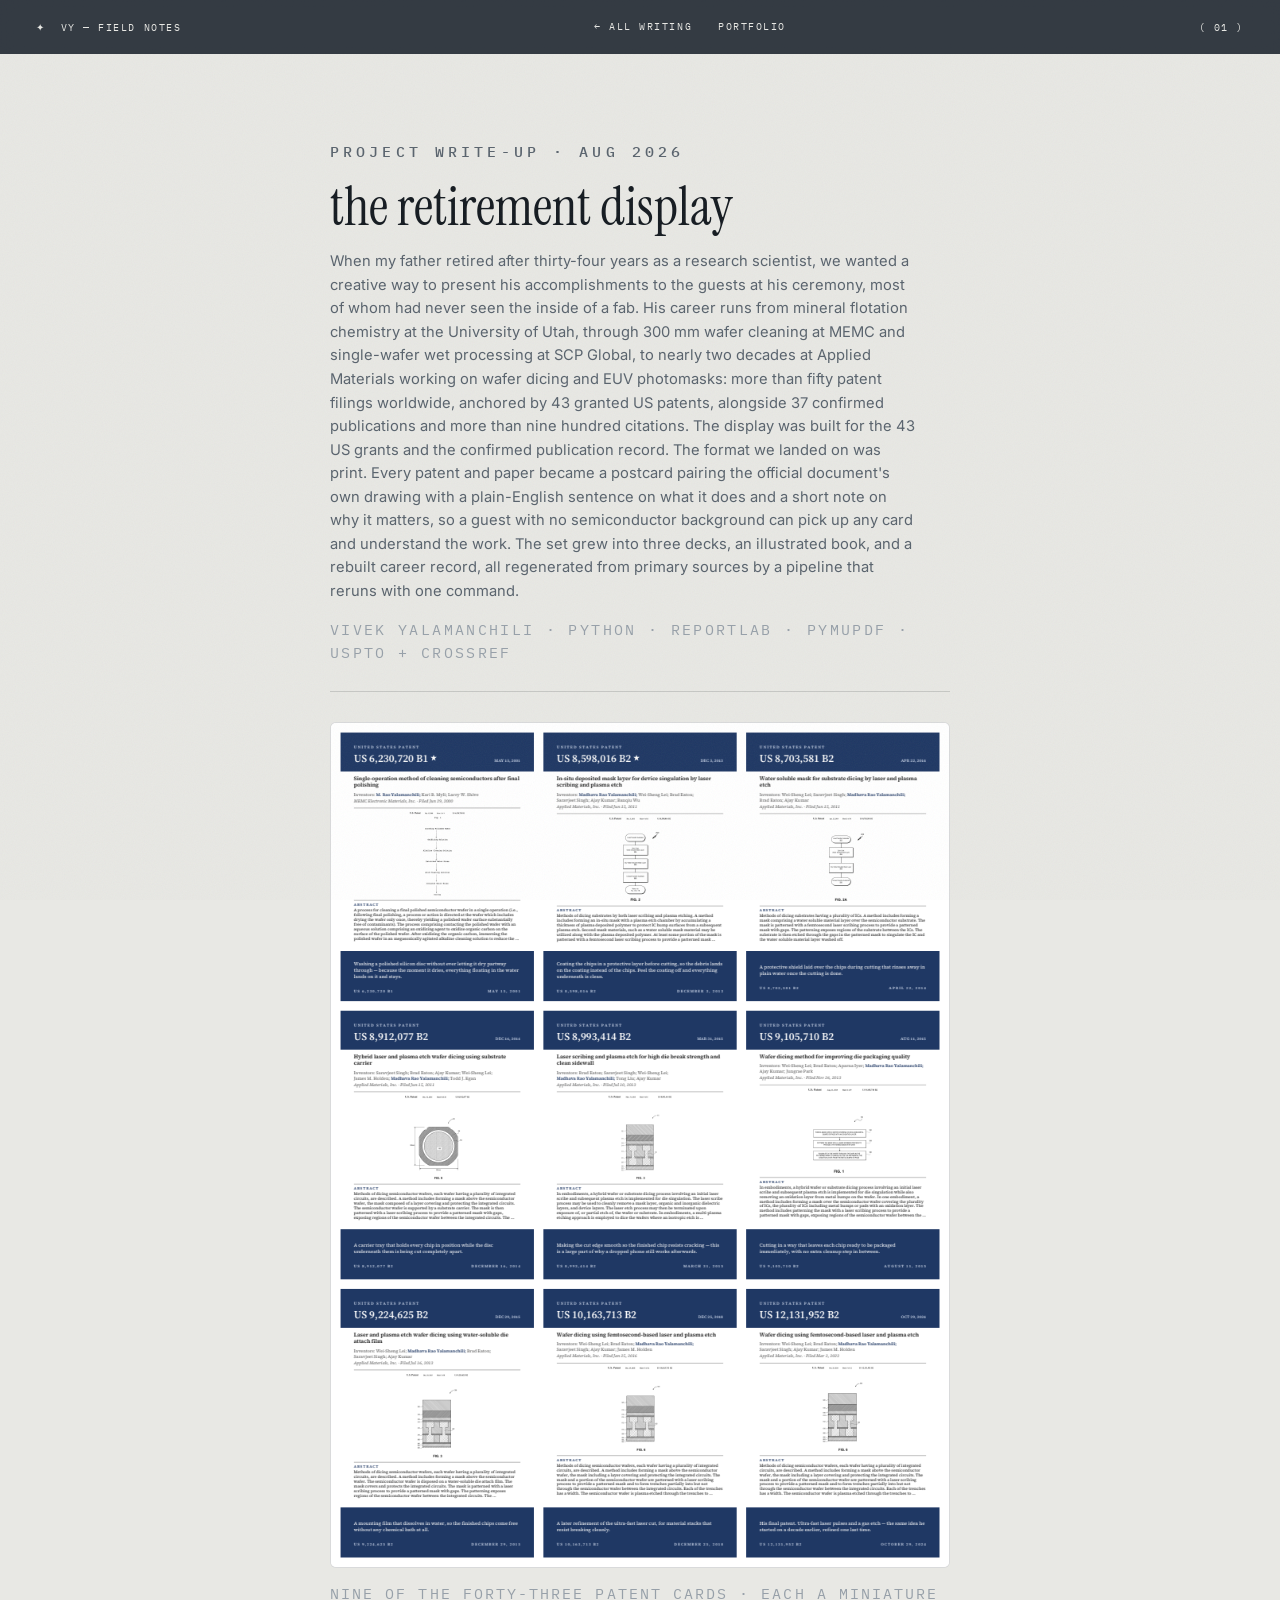
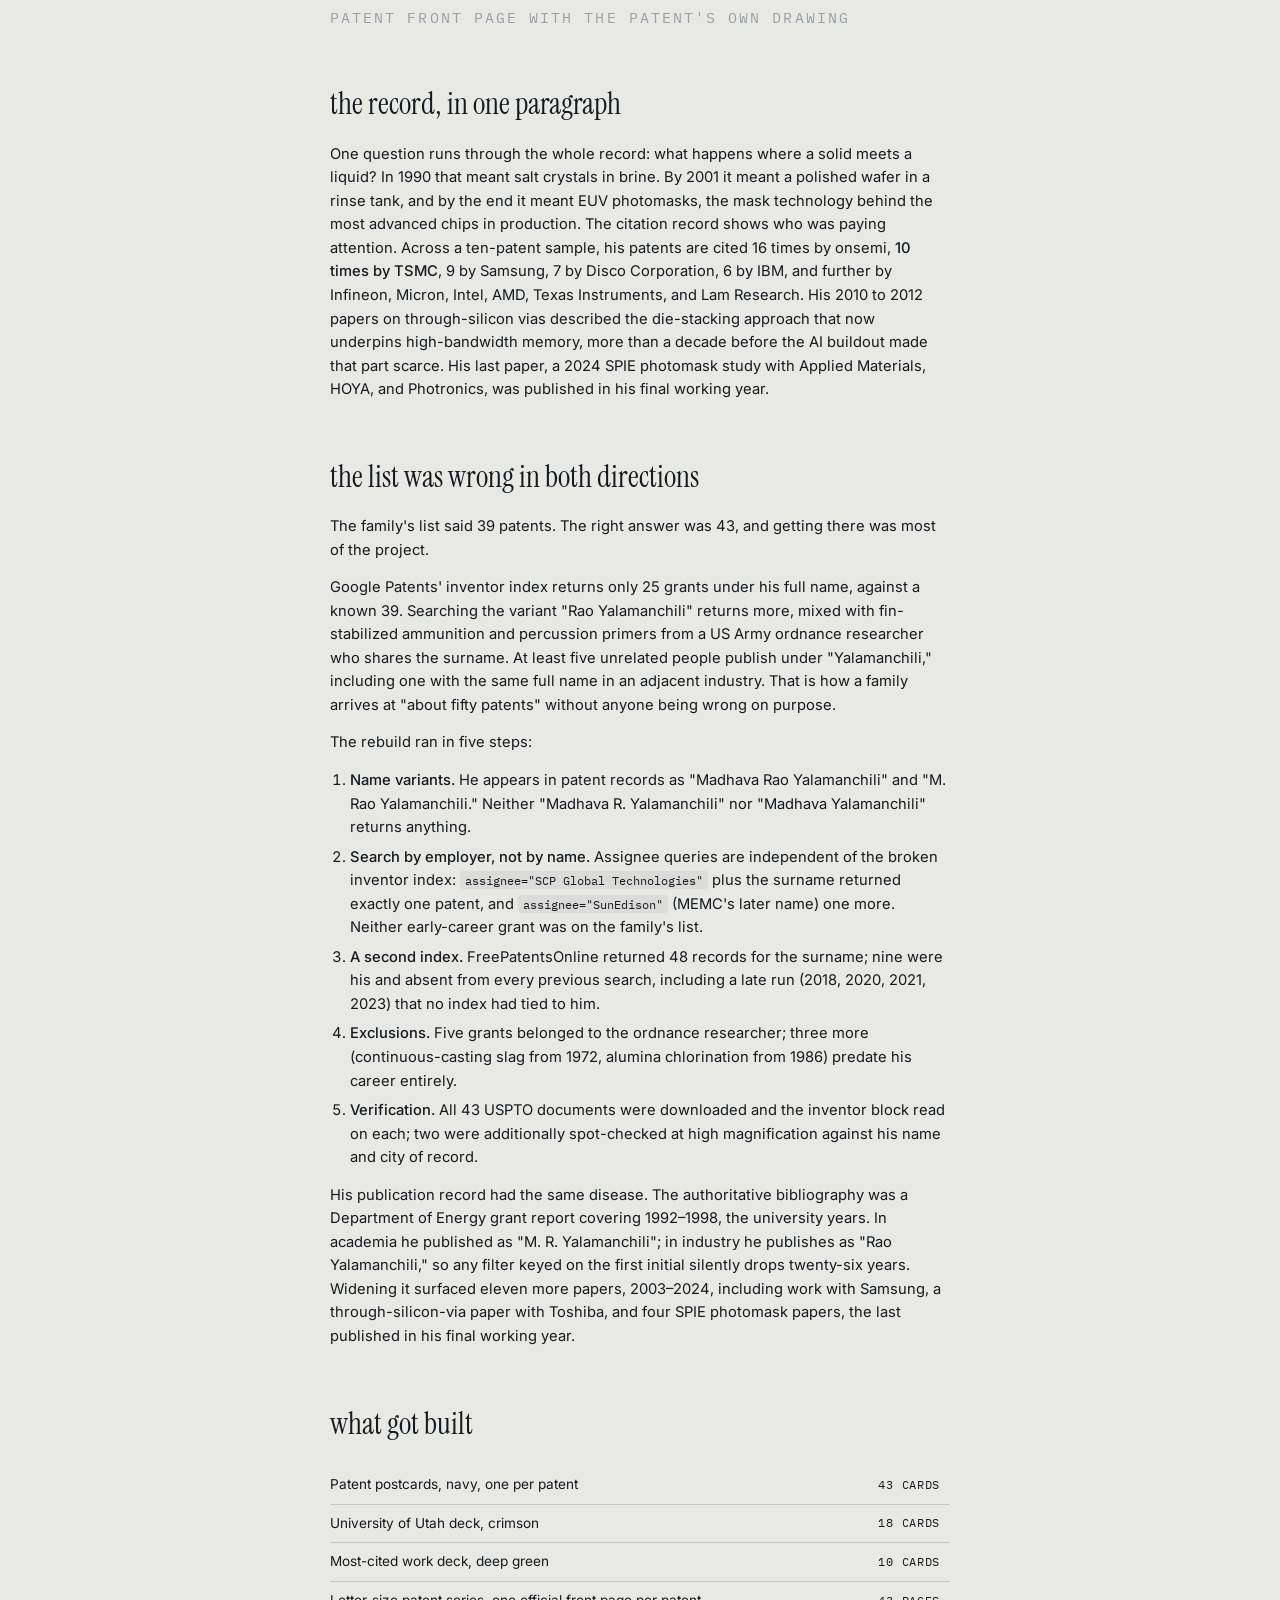
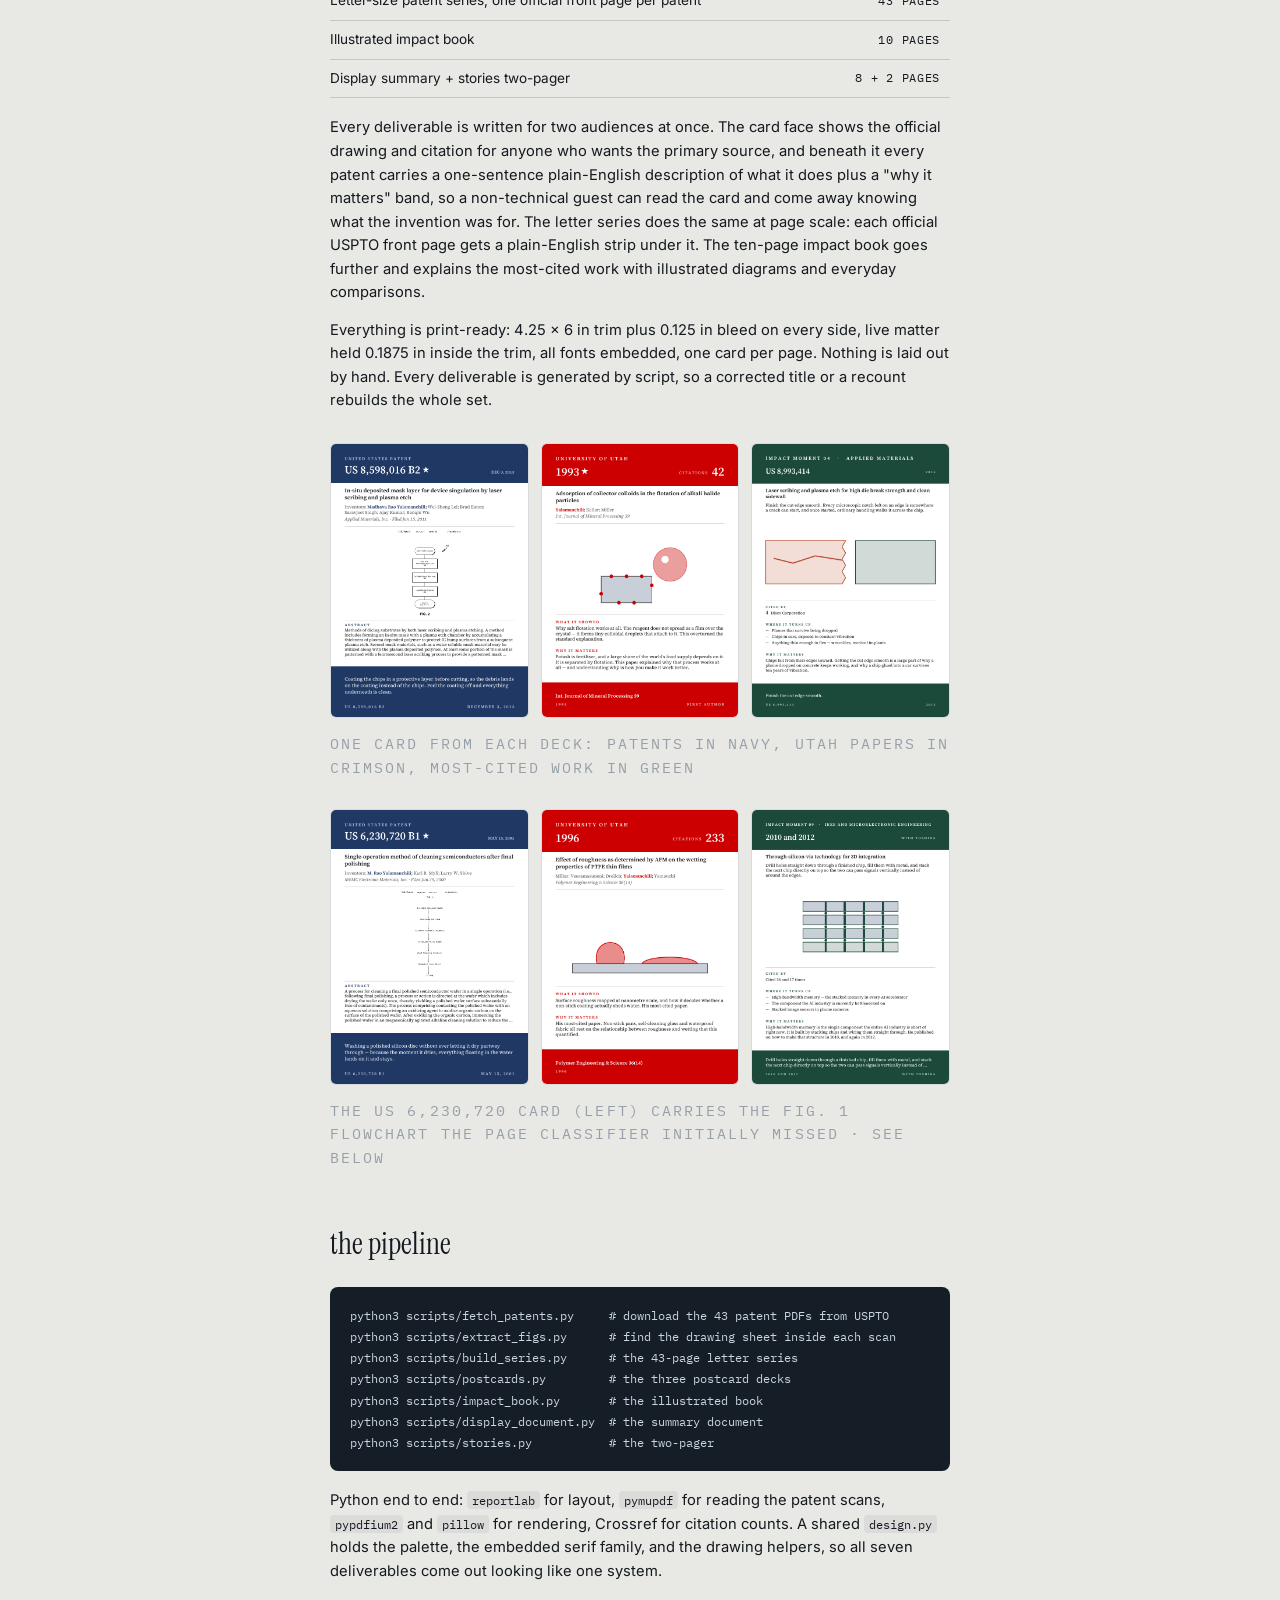
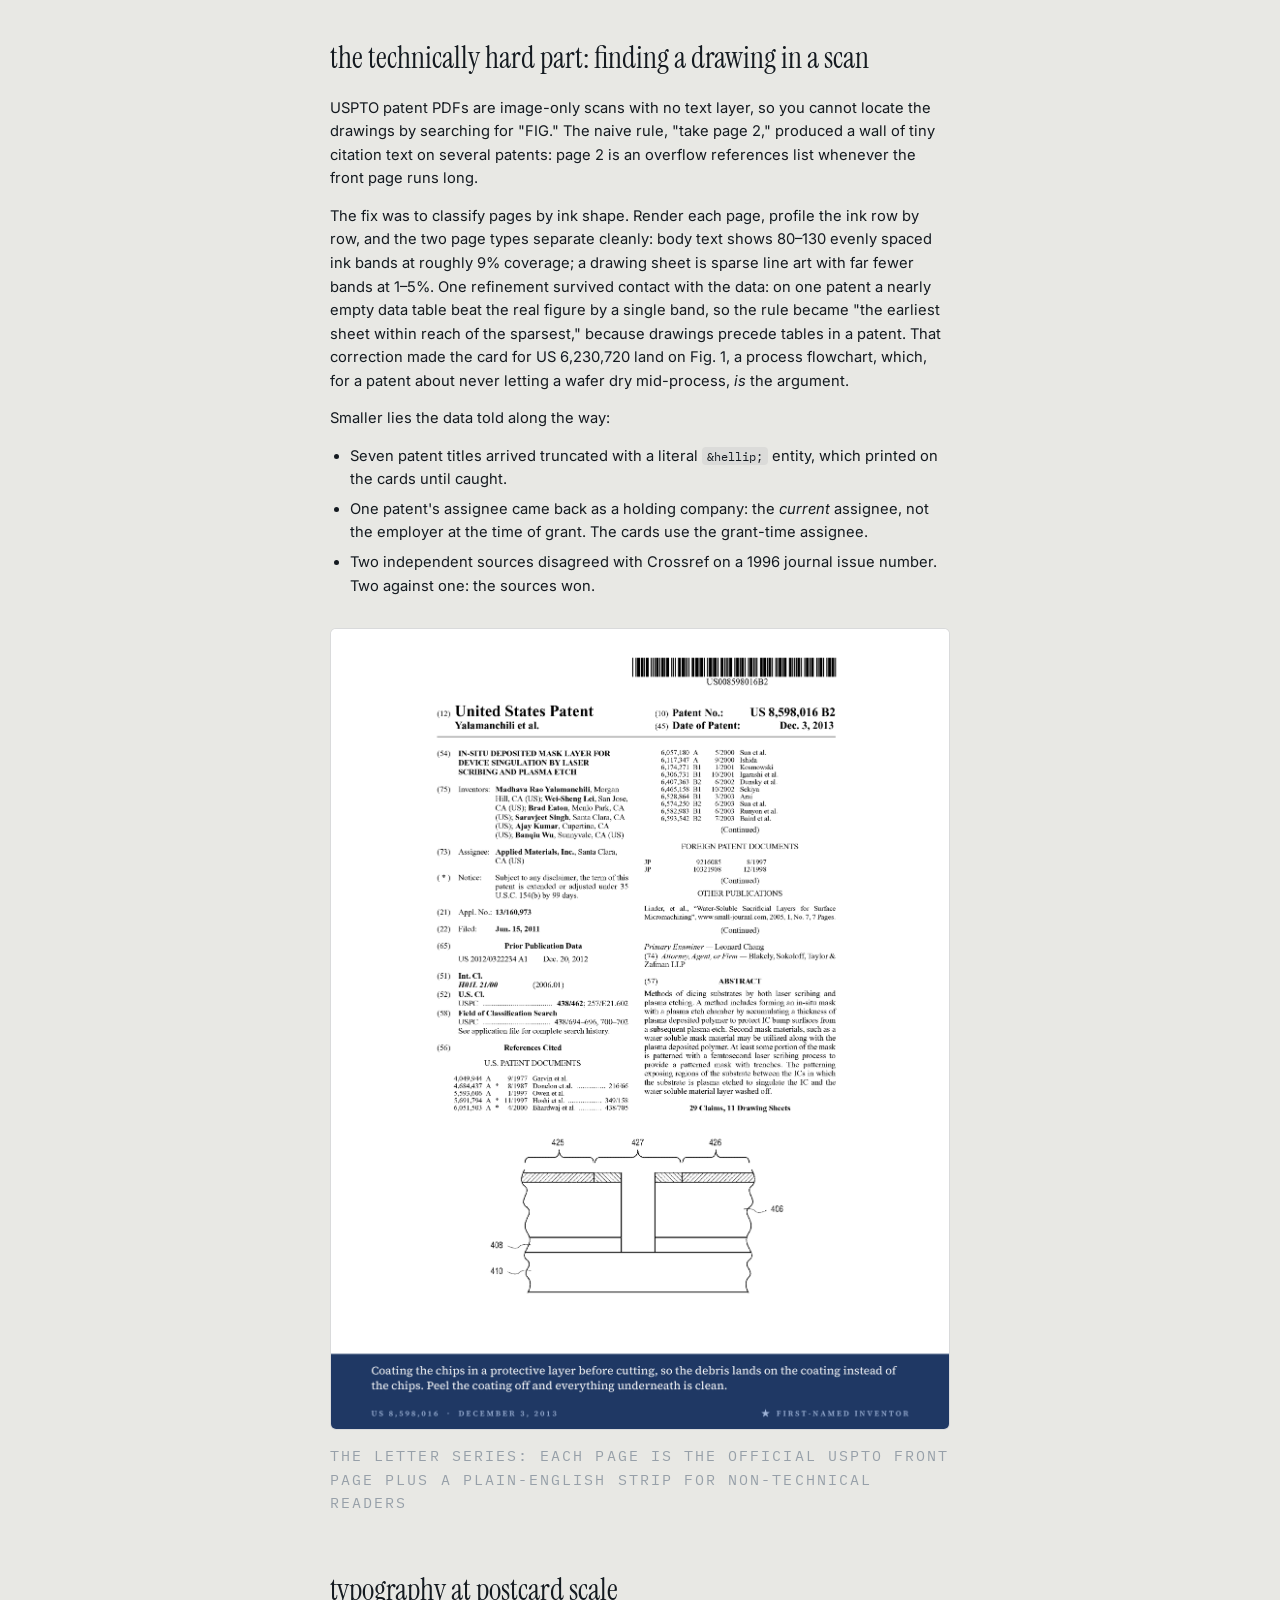
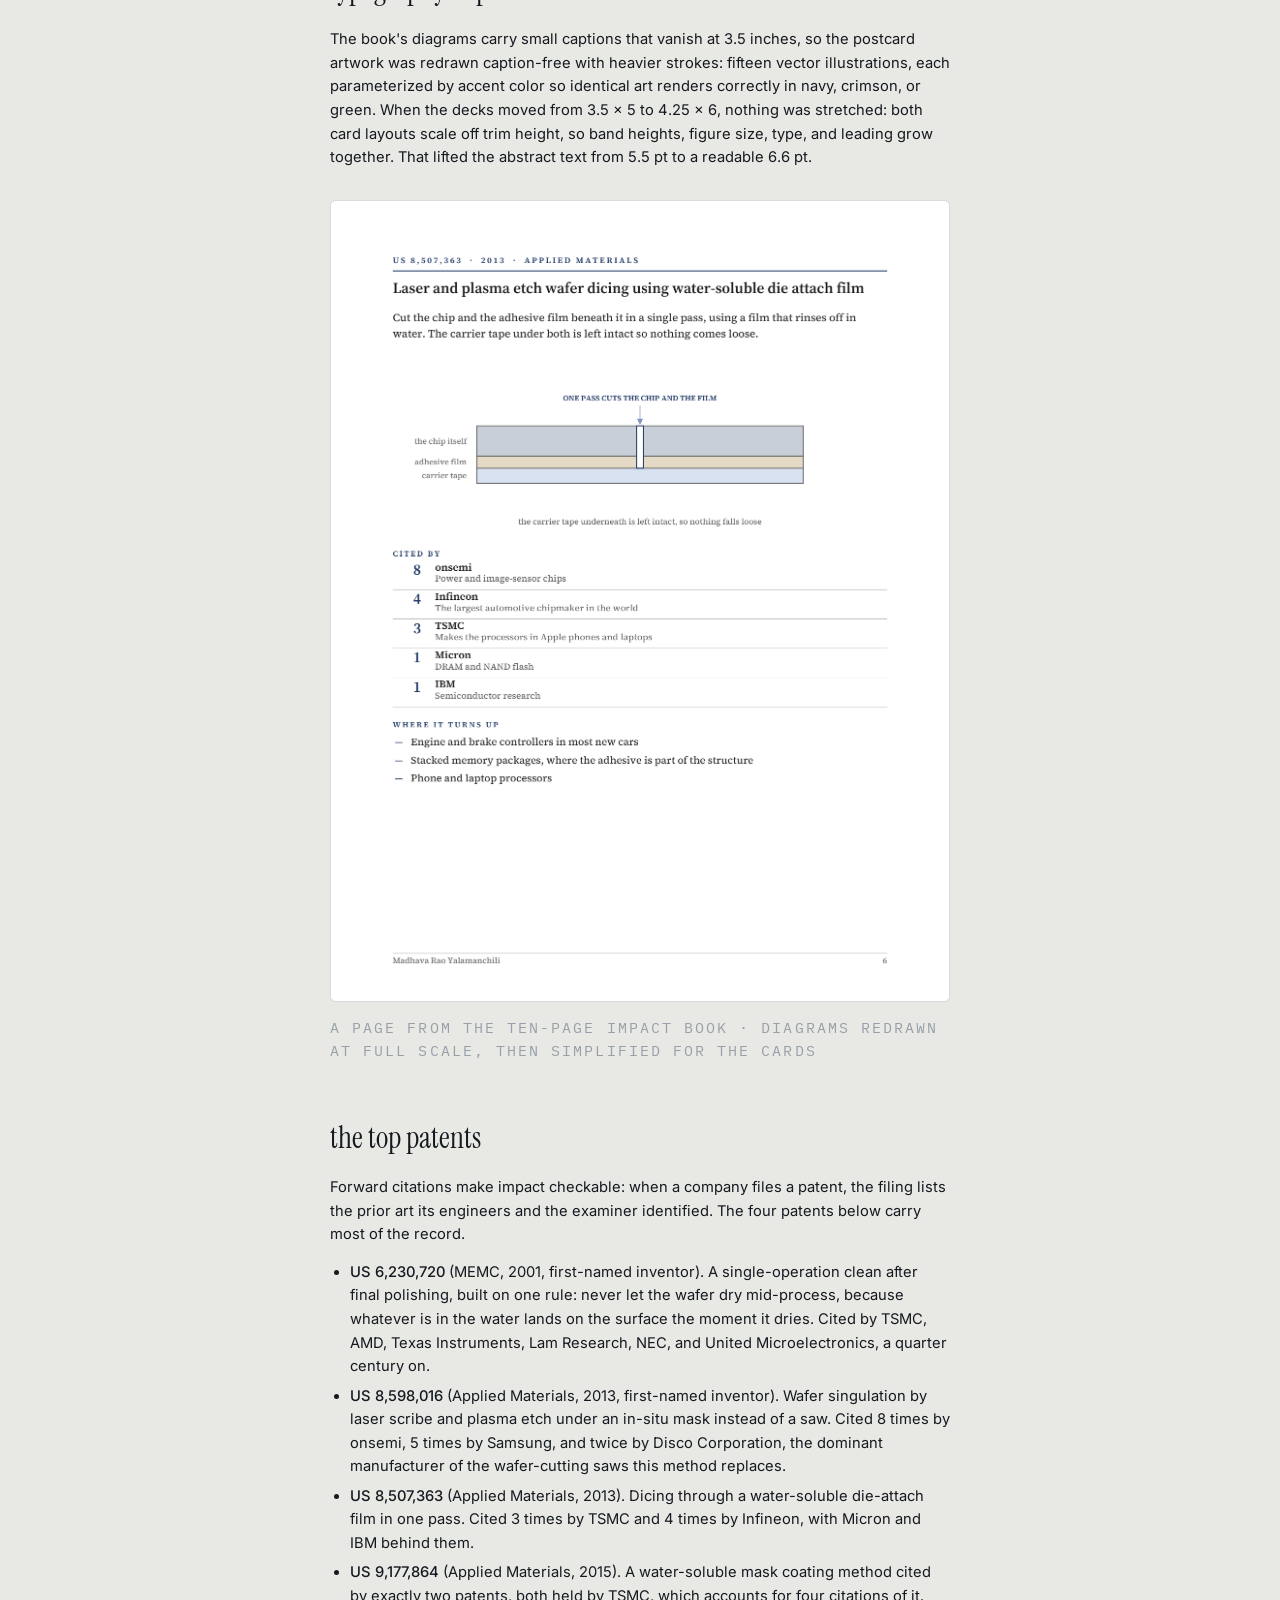
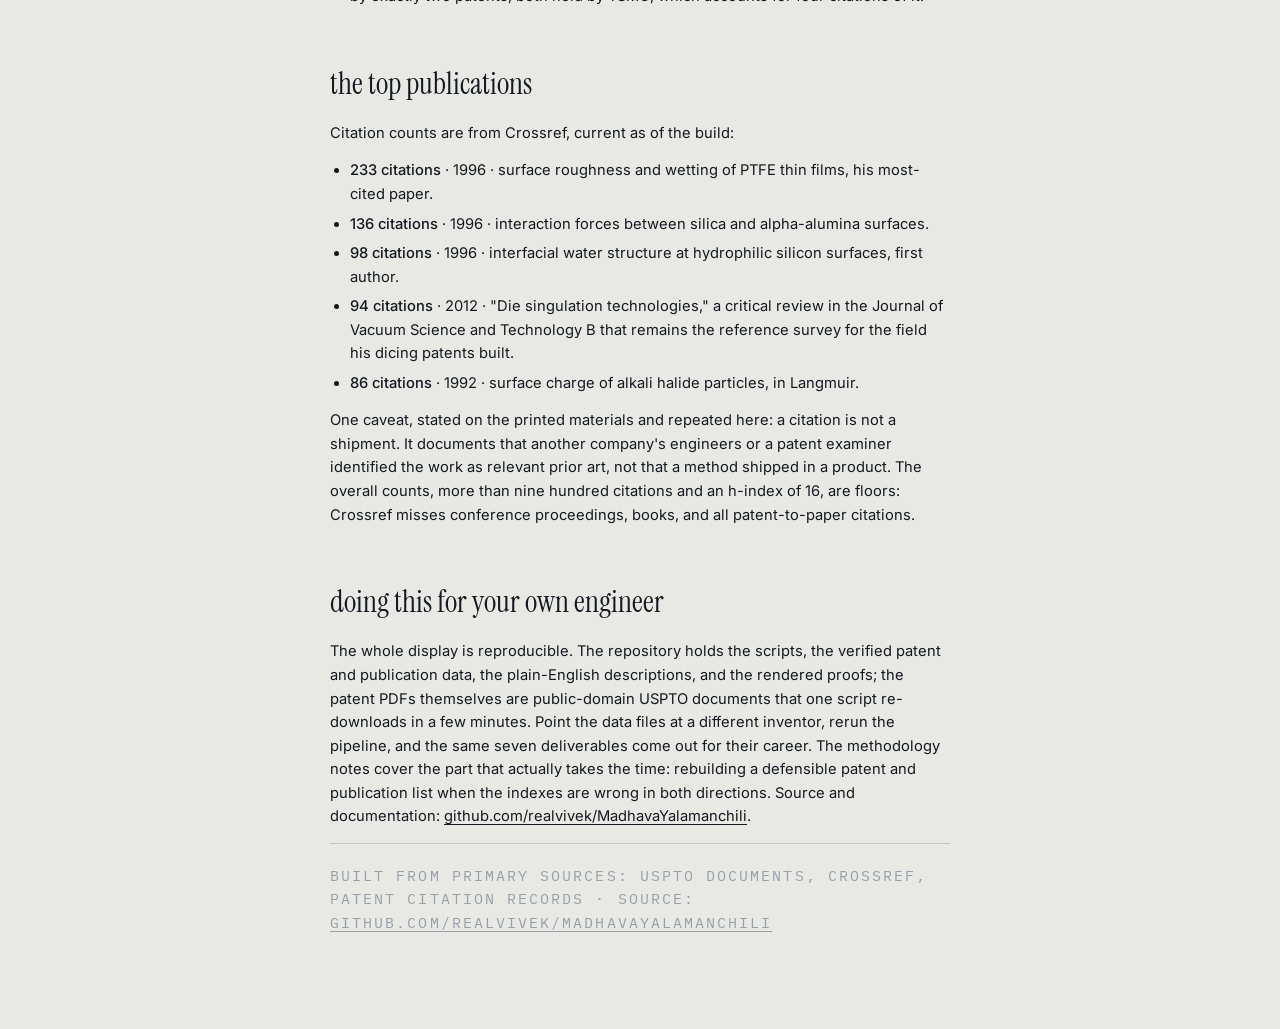
<file: writing/retirement-display.html>
<!DOCTYPE html>
<html lang="en">
<head>
  <meta charset="UTF-8">
  <meta name="viewport" content="width=device-width, initial-scale=1.0">
  <title>The Retirement Display — Vivek Yalamanchili</title>
  <meta name="description" content="Rebuilding a 34-year patent and publication record from primary sources, then printing it: 43 patent cards, three postcard decks, and an illustrated book, all generated by script.">
  <link rel="icon" href="data:image/svg+xml,%3Csvg xmlns='http://www.w3.org/2000/svg' viewBox='0 0 32 32'%3E%3Crect width='32' height='32' fill='%23151D27'/%3E%3Crect x='7' y='14' width='6' height='11' fill='none' stroke='%23CBD5DF' stroke-width='1.5'/%3E%3Crect x='14' y='8' width='6' height='17' fill='none' stroke='%23CBD5DF' stroke-width='1.5'/%3E%3Crect x='21' y='17' width='6' height='8' fill='none' stroke='%23CBD5DF' stroke-width='1.5'/%3E%3Ccircle cx='17' cy='5' r='1.5' fill='%237288A0'/%3E%3C/svg%3E">
  <link rel="preconnect" href="https://fonts.googleapis.com">
  <link rel="preconnect" href="https://fonts.gstatic.com" crossorigin>
  <link href="https://fonts.googleapis.com/css2?family=Instrument+Serif:ital@0;1&family=Inter:wght@400;500&family=IBM+Plex+Mono:wght@400;500&display=swap" rel="stylesheet">
  <link rel="stylesheet" href="../assets/style.css">
  <style>
    /* Article layout — scoped to this page, on top of the site stylesheet */
    body { background: var(--paper); color: var(--ink); }
    .article-page {
      max-width: 700px;
      margin: 0 auto;
      padding: clamp(96px, 14vh, 150px) clamp(20px, 5vw, 40px) clamp(64px, 9vh, 110px);
    }
    .article-page .eyebrow { text-align: left; }
    .article-h1 {
      font-family: var(--serif);
      font-weight: 400;
      font-size: clamp(2.1rem, 6vw, 3.4rem);
      line-height: 1.08;
      text-transform: lowercase;
      margin: 14px 0 10px;
    }
    .article-standfirst {
      font-size: 0.95rem;
      color: var(--ink-60);
      margin: 14px 0 0;
      max-width: 40em;
    }
    .article-byline {
      font-family: var(--mono);
      font-size: 0.56rem;
      letter-spacing: 0.16em;
      color: var(--ink-40);
      margin-top: 18px;
      padding-bottom: 26px;
      border-bottom: 1px solid var(--line-l);
    }
    .article-page h2 {
      font-family: var(--serif);
      font-weight: 400;
      font-size: clamp(1.4rem, 3vw, 1.85rem);
      text-transform: lowercase;
      margin: 52px 0 12px;
    }
    .article-page p { margin: 14px 0; font-size: 0.92rem; }
    .article-page li { font-size: 0.92rem; margin: 6px 0; }
    .article-page ul, .article-page ol { padding-left: 1.3em; margin: 14px 0; }
    .article-page strong { font-weight: 500; }
    .article-page a { color: inherit; text-underline-offset: 3px; }
    .article-page blockquote {
      font-family: var(--serif);
      font-size: 1.15rem;
      line-height: 1.4;
      color: var(--ink);
      border-left: 2px solid var(--blue);
      padding-left: 18px;
      margin: 26px 0;
    }
    .article-page code, .article-page pre {
      font-family: var(--mono);
      font-size: 0.78rem;
    }
    .article-page code { background: rgba(20, 26, 32, 0.06); padding: 1px 5px; border-radius: 4px; }
    .article-page pre {
      background: var(--slate);
      color: var(--mist);
      padding: 18px 20px;
      border-radius: 8px;
      overflow-x: auto;
      line-height: 1.7;
      margin: 18px 0;
    }
    .article-page pre code { background: none; padding: 0; }
    .figure { margin: 30px 0; }
    .figure img {
      width: 100%;
      height: auto;
      display: block;
      border: 1px solid var(--line-l);
      border-radius: 6px;
      background: #fff;
    }
    .figure-row { display: flex; gap: 12px; }
    .figure-row img { flex: 1 1 0; min-width: 0; }
    .figcap {
      font-family: var(--mono);
      font-size: 0.56rem;
      letter-spacing: 0.14em;
      color: var(--ink-40);
      margin-top: 10px;
      text-transform: uppercase;
    }
    .stat-table { width: 100%; border-collapse: collapse; margin: 18px 0; font-size: 0.85rem; }
    .stat-table td { padding: 8px 10px 8px 0; border-bottom: 1px solid var(--line-l); }
    .stat-table td:last-child { font-family: var(--mono); font-size: 0.72rem; letter-spacing: 0.06em; text-align: right; }
    .article-footer {
      margin-top: 56px;
      padding-top: 20px;
      border-top: 1px solid var(--line-l);
      font-family: var(--mono);
      font-size: 0.56rem;
      letter-spacing: 0.14em;
      color: var(--ink-40);
    }
    .article-footer a { overflow-wrap: anywhere; }
    @media (max-width: 600px) {
      .figure-row { flex-direction: column; }
    }
  </style>
</head>
<body>

<div class="grain" aria-hidden="true"></div>

<header class="topbar topbar-solid">
  <span class="topbar-id">✦&nbsp; VY — FIELD NOTES</span>
  <nav class="topbar-nav" aria-label="Back">
    <a href="../#writing">← ALL WRITING</a>
    <a href="../">PORTFOLIO</a>
  </nav>
  <span class="topbar-rev">( 01 )</span>
</header>

<main class="article-page">
  <p class="eyebrow">PROJECT WRITE-UP · AUG 2026</p>
  <h1 class="article-h1">the retirement display</h1>
  <p class="article-standfirst">
    When my father retired after thirty-four years as a research scientist, we
    wanted a creative way to present his accomplishments to the guests at his
    ceremony, most of whom had never seen the inside of a fab. His career runs
    from mineral flotation chemistry at the University of Utah, through 300 mm
    wafer cleaning at MEMC and single-wafer wet processing at SCP Global, to
    nearly two decades at Applied Materials working on wafer dicing and EUV
    photomasks: more than fifty patent filings worldwide, anchored by 43
    granted US patents, alongside 37 confirmed publications and more than
    nine hundred citations. The display was built for the 43 US grants and
    the confirmed publication record. The format we landed on was
    print. Every patent and
    paper became a postcard pairing the official document's own drawing with a
    plain-English sentence on what it does and a short note on why it matters,
    so a guest with no semiconductor background can pick up any card and
    understand the work. The set grew into three decks, an illustrated book,
    and a rebuilt career record, all regenerated from primary sources by a
    pipeline that reruns with one command.
  </p>
  <p class="article-byline">VIVEK YALAMANCHILI · PYTHON · REPORTLAB · PYMUPDF · USPTO + CROSSREF</p>

  <div class="figure">
    <img src="../assets/writing/contact-sheet-patents.png" alt="Contact sheet of nine navy patent postcards, each a miniature patent front page with the patent's own drawing">
    <p class="figcap">NINE OF THE FORTY-THREE PATENT CARDS · EACH A MINIATURE PATENT FRONT PAGE WITH THE PATENT'S OWN DRAWING</p>
  </div>

  <h2>the record, in one paragraph</h2>
  <p>
    One question runs through the whole record: what happens where a solid meets
    a liquid? In 1990 that meant salt crystals in brine. By 2001 it meant a
    polished wafer in a rinse tank, and by the end it meant EUV photomasks, the
    mask technology behind the most advanced chips in production. The citation
    record shows who was paying attention. Across a ten-patent sample, his
    patents are cited 16 times by onsemi, <strong>10 times by TSMC</strong>,
    9 by Samsung, 7 by Disco Corporation, 6 by IBM, and further by Infineon,
    Micron, Intel, AMD, Texas Instruments, and Lam Research. His 2010 to 2012
    papers on through-silicon vias described the die-stacking approach that now
    underpins high-bandwidth memory, more than a decade before the AI buildout
    made that part scarce. His last paper, a 2024 SPIE photomask study with
    Applied Materials, HOYA, and Photronics, was published in his final working
    year.
  </p>

  <h2>the list was wrong in both directions</h2>
  <p>
    The family's list said 39 patents. The right answer was 43, and getting there
    was most of the project.
  </p>
  <p>
    Google Patents' inventor index returns only 25 grants under his full name,
    against a known 39. Searching the variant "Rao Yalamanchili" returns more,
    mixed with fin-stabilized ammunition and percussion primers from a US Army
    ordnance researcher who shares the surname. At least five unrelated people
    publish under "Yalamanchili," including one with the same full name in an
    adjacent industry. That is how a family arrives at "about fifty patents"
    without anyone being wrong on purpose.
  </p>
  <p>The rebuild ran in five steps:</p>
  <ol>
    <li><strong>Name variants.</strong> He appears in patent records as
      "Madhava Rao Yalamanchili" and "M. Rao Yalamanchili." Neither
      "Madhava R. Yalamanchili" nor "Madhava Yalamanchili" returns anything.</li>
    <li><strong>Search by employer, not by name.</strong> Assignee queries are
      independent of the broken inventor index:
      <code>assignee="SCP Global Technologies"</code> plus the surname returned
      exactly one patent, and <code>assignee="SunEdison"</code> (MEMC's later
      name) one more. Neither early-career grant was on the family's list.</li>
    <li><strong>A second index.</strong> FreePatentsOnline returned 48 records
      for the surname; nine were his and absent from every previous search,
      including a late run (2018, 2020, 2021, 2023) that no index had tied to
      him.</li>
    <li><strong>Exclusions.</strong> Five grants belonged to the ordnance
      researcher; three more (continuous-casting slag from 1972, alumina
      chlorination from 1986) predate his career entirely.</li>
    <li><strong>Verification.</strong> All 43 USPTO documents were downloaded
      and the inventor block read on each; two were additionally spot-checked at
      high magnification against his name and city of record.</li>
  </ol>
  <p>
    His publication record had the same disease. The authoritative bibliography
    was a Department of Energy grant report covering 1992–1998, the university
    years. In academia he published as "M. R. Yalamanchili"; in industry he
    publishes as "Rao Yalamanchili," so any filter keyed on the first initial
    silently drops twenty-six years. Widening it surfaced eleven more papers,
    2003–2024, including work with Samsung, a through-silicon-via paper with
    Toshiba, and four SPIE photomask papers, the last published in his final
    working year.
  </p>

  <h2>what got built</h2>
  <table class="stat-table">
    <tr><td>Patent postcards, navy, one per patent</td><td>43 CARDS</td></tr>
    <tr><td>University of Utah deck, crimson</td><td>18 CARDS</td></tr>
    <tr><td>Most-cited work deck, deep green</td><td>10 CARDS</td></tr>
    <tr><td>Letter-size patent series, one official front page per patent</td><td>43 PAGES</td></tr>
    <tr><td>Illustrated impact book</td><td>10 PAGES</td></tr>
    <tr><td>Display summary + stories two-pager</td><td>8 + 2 PAGES</td></tr>
  </table>
  <p>
    Every deliverable is written for two audiences at once. The card face shows
    the official drawing and citation for anyone who wants the primary source,
    and beneath it every patent carries a one-sentence plain-English description
    of what it does plus a "why it matters" band, so a non-technical guest can
    read the card and come away knowing what the invention was for. The letter
    series does the same at page scale: each official USPTO front page gets a
    plain-English strip under it. The ten-page impact book goes further and
    explains the most-cited work with illustrated diagrams and everyday
    comparisons.
  </p>
  <p>
    Everything is print-ready: 4.25 × 6 in trim plus 0.125 in bleed on every
    side, live matter held 0.1875 in inside the trim, all fonts embedded, one
    card per page. Nothing is laid out by hand. Every deliverable is generated
    by script, so a corrected title or a recount rebuilds the whole set.
  </p>

  <div class="figure">
    <div class="figure-row">
      <img src="../assets/writing/card-patent-us8598016.png" alt="Navy patent postcard for US 8,598,016 with the patent's own drawing">
      <img src="../assets/writing/card-utah-1993-colloids.png" alt="Crimson postcard for a 1993 University of Utah colloids paper">
      <img src="../assets/writing/card-impact-04.png" alt="Deep green postcard from the most-cited-work deck">
    </div>
    <p class="figcap">ONE CARD FROM EACH DECK: PATENTS IN NAVY, UTAH PAPERS IN CRIMSON, MOST-CITED WORK IN GREEN</p>
  </div>

  <div class="figure">
    <div class="figure-row">
      <img src="../assets/writing/card-patent-us6230720.png" alt="Navy patent postcard for US 6,230,720 showing the Fig. 1 process flowchart">
      <img src="../assets/writing/card-utah-1996-ptfe.png" alt="Crimson postcard for a 1996 University of Utah PTFE surface chemistry paper">
      <img src="../assets/writing/card-impact-09.png" alt="Deep green postcard from the most-cited-work deck">
    </div>
    <p class="figcap">THE US 6,230,720 CARD (LEFT) CARRIES THE FIG. 1 FLOWCHART THE PAGE CLASSIFIER INITIALLY MISSED · SEE BELOW</p>
  </div>

  <h2>the pipeline</h2>
  <pre><code>python3 scripts/fetch_patents.py     # download the 43 patent PDFs from USPTO
python3 scripts/extract_figs.py      # find the drawing sheet inside each scan
python3 scripts/build_series.py      # the 43-page letter series
python3 scripts/postcards.py         # the three postcard decks
python3 scripts/impact_book.py       # the illustrated book
python3 scripts/display_document.py  # the summary document
python3 scripts/stories.py           # the two-pager</code></pre>
  <p>
    Python end to end: <code>reportlab</code> for layout, <code>pymupdf</code> for
    reading the patent scans, <code>pypdfium2</code> and <code>pillow</code> for
    rendering, Crossref for citation counts. A shared <code>design.py</code> holds
    the palette, the embedded serif family, and the drawing helpers, so all seven
    deliverables come out looking like one system.
  </p>

  <h2>the technically hard part: finding a drawing in a scan</h2>
  <p>
    USPTO patent PDFs are image-only scans with no text layer, so you cannot locate
    the drawings by searching for "FIG." The naive rule, "take page 2," produced a
    wall of tiny citation text on several patents: page 2 is an overflow references
    list whenever the front page runs long.
  </p>
  <p>
    The fix was to classify pages by ink shape. Render each page, profile the ink
    row by row, and the two page types separate cleanly: body text shows 80–130
    evenly spaced ink bands at roughly 9% coverage; a drawing sheet is sparse line
    art with far fewer bands at 1–5%. One refinement survived contact with the
    data: on one patent a nearly empty data table beat the real figure by a single
    band, so the rule became "the earliest sheet within reach of the sparsest,"
    because drawings precede tables in a patent. That correction made the card for
    US 6,230,720 land on Fig. 1, a process flowchart, which, for a patent about
    never letting a wafer dry mid-process, <em>is</em> the argument.
  </p>
  <p>Smaller lies the data told along the way:</p>
  <ul>
    <li>Seven patent titles arrived truncated with a literal <code>&amp;hellip;</code> entity, which printed on the cards until caught.</li>
    <li>One patent's assignee came back as a holding company: the <em>current</em> assignee, not the employer at the time of grant. The cards use the grant-time assignee.</li>
    <li>Two independent sources disagreed with Crossref on a 1996 journal issue number. Two against one: the sources won.</li>
  </ul>

  <div class="figure">
    <img src="../assets/writing/series-us8598016.png" alt="Letter-size page from the patent series: the official USPTO front page of US 8,598,016 with a plain-English strip beneath it">
    <p class="figcap">THE LETTER SERIES: EACH PAGE IS THE OFFICIAL USPTO FRONT PAGE PLUS A PLAIN-ENGLISH STRIP FOR NON-TECHNICAL READERS</p>
  </div>

  <h2>typography at postcard scale</h2>
  <p>
    The book's diagrams carry small captions that vanish at 3.5 inches, so the
    postcard artwork was redrawn caption-free with heavier strokes: fifteen vector
    illustrations, each parameterized by accent color so identical art renders
    correctly in navy, crimson, or green. When the decks moved from 3.5 × 5 to
    4.25 × 6, nothing was stretched: both card layouts scale off trim height, so
    band heights, figure size, type, and leading grow together. That lifted the
    abstract text from 5.5 pt to a readable 6.6 pt.
  </p>

  <div class="figure">
    <img src="../assets/writing/book-stencil-page.png" alt="A spread from the illustrated impact book with a large vector diagram">
    <p class="figcap">A PAGE FROM THE TEN-PAGE IMPACT BOOK · DIAGRAMS REDRAWN AT FULL SCALE, THEN SIMPLIFIED FOR THE CARDS</p>
  </div>

  <h2>the top patents</h2>
  <p>
    Forward citations make impact checkable: when a company files a patent, the
    filing lists the prior art its engineers and the examiner identified. The
    four patents below carry most of the record.
  </p>
  <ul>
    <li><strong>US 6,230,720</strong> (MEMC, 2001, first-named inventor). A
      single-operation clean after final polishing, built on one rule: never let
      the wafer dry mid-process, because whatever is in the water lands on the
      surface the moment it dries. Cited by TSMC, AMD, Texas Instruments, Lam
      Research, NEC, and United Microelectronics, a quarter century on.</li>
    <li><strong>US 8,598,016</strong> (Applied Materials, 2013, first-named
      inventor). Wafer singulation by laser scribe and plasma etch under an
      in-situ mask instead of a saw. Cited 8 times by onsemi, 5 times by
      Samsung, and twice by Disco Corporation, the dominant manufacturer of the
      wafer-cutting saws this method replaces.</li>
    <li><strong>US 8,507,363</strong> (Applied Materials, 2013). Dicing through
      a water-soluble die-attach film in one pass. Cited 3 times by TSMC and 4
      times by Infineon, with Micron and IBM behind them.</li>
    <li><strong>US 9,177,864</strong> (Applied Materials, 2015). A water-soluble
      mask coating method cited by exactly two patents, both held by TSMC, which
      accounts for four citations of it.</li>
  </ul>

  <h2>the top publications</h2>
  <p>Citation counts are from Crossref, current as of the build:</p>
  <ul>
    <li><strong>233 citations</strong> · 1996 · surface roughness and wetting of
      PTFE thin films, his most-cited paper.</li>
    <li><strong>136 citations</strong> · 1996 · interaction forces between
      silica and alpha-alumina surfaces.</li>
    <li><strong>98 citations</strong> · 1996 · interfacial water structure at
      hydrophilic silicon surfaces, first author.</li>
    <li><strong>94 citations</strong> · 2012 · "Die singulation technologies," a
      critical review in the Journal of Vacuum Science and Technology B that
      remains the reference survey for the field his dicing patents built.</li>
    <li><strong>86 citations</strong> · 1992 · surface charge of alkali halide
      particles, in Langmuir.</li>
  </ul>
  <p>
    One caveat, stated on the printed materials and repeated here: a citation is
    not a shipment. It documents that another company's engineers or a patent
    examiner identified the work as relevant prior art, not that a method
    shipped in a product. The overall counts, more than nine hundred citations
    and an h-index of 16, are floors: Crossref misses conference proceedings,
    books, and all patent-to-paper citations.
  </p>

  <h2>doing this for your own engineer</h2>
  <p>
    The whole display is reproducible. The repository holds the scripts, the
    verified patent and publication data, the plain-English descriptions, and
    the rendered proofs; the patent PDFs themselves are public-domain USPTO
    documents that one script re-downloads in a few minutes. Point the data
    files at a different inventor, rerun the pipeline, and the same seven
    deliverables come out for their career. The methodology notes cover the part
    that actually takes the time: rebuilding a defensible patent and publication
    list when the indexes are wrong in both directions. Source and documentation:
    <a href="https://github.com/realvivek/MadhavaYalamanchili">github.com/realvivek/MadhavaYalamanchili</a>.
  </p>

  <p class="article-footer">
    BUILT FROM PRIMARY SOURCES: USPTO DOCUMENTS, CROSSREF, PATENT CITATION
    RECORDS · SOURCE:
    <a href="https://github.com/realvivek/MadhavaYalamanchili">GITHUB.COM/REALVIVEK/MADHAVAYALAMANCHILI</a>
  </p>
</main>

</body>
</html>
</file>
<file: assets/style.css>
/* ==========================================================================
   REV C — Portfolio stylesheet
   Language: editorial data-storytelling. Paper & slate grounds, film grain,
   lowercase Instrument Serif titles, mono chip labels, corner annotations.
   Chapter 01 hosts a live 3D cityscape (assets/city3d.js) behind the name;
   if WebGL or the CDN fails (`html.no3d`), the hero degrades to a clean
   static ground — content must always stay readable.
   ========================================================================== */

:root {
  --paper:    #E8E8E4;
  --paper-hi: #F4F4F1;
  --ink:      #141A20;
  --ink-60:   #59636D;
  --ink-40:   #97A0A9;
  --slate:    #151D27;
  --slate-hi: #1D2836;
  --mist:     #CBD5DF;
  --mist-60:  #8595A6;
  --line-l:   rgba(20, 26, 32, 0.16);
  --line-d:   rgba(203, 213, 223, 0.16);
  --blue:     #7288A0;

  --serif: "Instrument Serif", Georgia, serif;
  --sans:  "Inter", system-ui, sans-serif;
  --mono:  "IBM Plex Mono", ui-monospace, monospace;
}

* { margin: 0; padding: 0; box-sizing: border-box; }

[hidden] { display: none !important; }

html { scroll-behavior: smooth; }
@media (prefers-reduced-motion: reduce) {
  html { scroll-behavior: auto; }
  *, *::before, *::after { animation: none !important; transition: none !important; }
}

body {
  background: var(--slate);
  color: var(--ink);
  font-family: var(--sans);
  font-size: 15px;
  line-height: 1.6;
  -webkit-font-smoothing: antialiased;
}

::selection { background: var(--ink); color: var(--paper); }

a:focus-visible { outline: 1.5px solid currentColor; outline-offset: 4px; }

/* ---------- Grain ---------- */

.grain {
  position: fixed;
  inset: 0;
  z-index: 40;
  pointer-events: none;
  opacity: 0.05;
  background-image: url("data:image/svg+xml,%3Csvg xmlns='http://www.w3.org/2000/svg' width='240' height='240'%3E%3Cfilter id='n'%3E%3CfeTurbulence type='fractalNoise' baseFrequency='0.9' numOctaves='2' stitchTiles='stitch'/%3E%3C/filter%3E%3Crect width='240' height='240' filter='url(%23n)'/%3E%3C/svg%3E");
}

/* ---------- Top bar ---------- */

.topbar {
  position: fixed;
  top: 0; left: 0; right: 0;
  z-index: 50;
  display: flex;
  align-items: center;
  justify-content: space-between;
  gap: 12px;
  padding: 16px clamp(18px, 3vw, 36px);
  font-family: var(--mono);
  font-size: 0.6rem;
  letter-spacing: 0.16em;
  mix-blend-mode: difference;
  color: #E8E8E4;
  transition: background 0.3s ease;
}
/* Past the hero, content scrolls under the bar — give it a real backdrop
   so the blend trick never fights the chapter titles. JS toggles the class;
   without JS the bar simply keeps its blend look. */
.topbar.topbar-solid {
  mix-blend-mode: normal;
  background: rgba(21, 29, 39, 0.85);
  -webkit-backdrop-filter: blur(12px);
  backdrop-filter: blur(12px);
}
.topbar-nav { display: flex; gap: clamp(10px, 2.4vw, 26px); }
.topbar-nav a {
  color: inherit;
  text-decoration: none;
  padding: 3px 0;
  border-bottom: 1px solid transparent;
  transition: border-color 0.25s ease;
}
.topbar-nav a:hover { border-bottom-color: currentColor; }
.topbar-id, .topbar-rev { white-space: nowrap; }

/* ---------- Chapters ---------- */

.chapter {
  position: relative;
  min-height: 100svh;
  display: flex;
  align-items: center;
  justify-content: center;
  padding: clamp(84px, 12vh, 120px) clamp(20px, 5vw, 64px) clamp(56px, 8vh, 96px);
  overflow: hidden;
}
.chapter-light { background: var(--paper); color: var(--ink); }
.chapter-dark  { background: var(--slate); color: var(--mist); }

.chapter-core {
  width: min(1060px, 100%);
  text-align: center;
}

/* ---------- Type ---------- */

.eyebrow {
  font-family: var(--mono);
  font-size: 0.6rem;
  font-weight: 500;
  letter-spacing: 0.28em;
  color: var(--ink-60);
  margin-bottom: 18px;
}
.chapter-dark .eyebrow { color: var(--mist-60); }

.title {
  font-family: var(--serif);
  font-weight: 400;
  font-size: clamp(2.7rem, 7.4vw, 5.6rem);
  line-height: 1.02;
  letter-spacing: -0.01em;
  text-transform: lowercase;
}

.lede {
  max-width: 34em;
  margin: 26px auto 0;
  font-size: clamp(0.86rem, 1.4vw, 0.98rem);
  color: var(--ink-60);
}
.chapter-dark .lede { color: var(--mist-60); }

/* ---------- Corner notes ---------- */

.note {
  position: absolute;
  z-index: 5;
  display: flex;
  flex-direction: column;
  gap: 2px;
  padding: 10px 14px;
  border: 1px solid var(--line-l);
  text-align: left;
  max-width: 240px;
}
.chapter-dark .note { border-color: var(--line-d); background: rgba(21, 29, 39, 0.55); }
.note-tl { top: clamp(64px, 9vh, 92px); left: clamp(18px, 3vw, 36px); }
.note-tr { top: clamp(64px, 9vh, 92px); right: clamp(18px, 3vw, 36px); }
.note-title {
  font-family: var(--serif);
  font-size: 1.02rem;
  text-transform: lowercase;
}
.note-sub {
  font-family: var(--mono);
  font-size: 0.55rem;
  letter-spacing: 0.12em;
  text-transform: uppercase;
  color: var(--ink-60);
}
.chapter-dark .note-sub { color: var(--mist-60); }

/* ---------- Chips, pills ---------- */

.pill {
  display: inline-block;
  font-family: var(--mono);
  font-size: 0.62rem;
  font-weight: 500;
  letter-spacing: 0.14em;
  text-decoration: none;
  color: inherit;
  border: 1px solid var(--line-l);
  border-radius: 999px;
  padding: 9px 18px;
  background: var(--paper-hi);
  transition: transform 0.22s ease, box-shadow 0.22s ease;
}
.chapter-dark .pill {
  background: rgba(29, 40, 54, 0.8);
  border-color: var(--line-d);
}
.pill:hover { transform: translateY(-2px); box-shadow: 0 6px 18px rgba(0,0,0,0.14); }
.pill-big { font-size: 0.72rem; padding: 13px 26px; margin-top: 30px; }
.pill-pending { cursor: default; color: var(--mist-60); margin-top: 30px; }

/* ---------- Chapter 01: 3D city hero ---------- */

.chapter-hero { padding-bottom: clamp(72px, 10vh, 110px); }

#city3d {
  position: absolute;
  inset: 0;
  z-index: 0;
}
#city3d canvas { display: block; width: 100%; height: 100%; }

/* fallback ground if WebGL / the CDN is unavailable */
html.no3d #city3d { display: none; }
html.no3d .chapter-hero {
  background:
    radial-gradient(ellipse at 50% 78%, rgba(114, 136, 160, 0.14), transparent 60%),
    var(--slate);
}
html.no3d .hud { display: none; }
html.no3d .chapter-hero .note-tr { display: none; }

.hero-scrim {
  position: absolute;
  inset: 0;
  z-index: 1;
  pointer-events: none;
  background: radial-gradient(ellipse 62% 46% at 50% 32%,
    rgba(21, 29, 39, 0.86), rgba(21, 29, 39, 0.35) 62%, transparent 82%);
}

.hero-core { position: relative; z-index: 2; pointer-events: none; }
.hero-core .pill { pointer-events: auto; }
.chapter-hero .note { z-index: 3; }

.domains {
  display: flex;
  flex-wrap: wrap;
  justify-content: center;
  gap: 8px;
  margin-top: 28px;
}

.scroll-hint {
  margin-top: clamp(22px, 4vh, 40px);
  font-family: var(--mono);
  font-size: 0.56rem;
  letter-spacing: 0.24em;
  color: var(--mist-60);
  animation: hint-fade 3.2s ease-in-out infinite;
}
@keyframes hint-fade { 0%,100% { opacity: 0.9; } 50% { opacity: 0.3; } }

.hud {
  position: absolute;
  z-index: 3;
  left: clamp(18px, 3vw, 36px);
  bottom: 18px;
  display: flex;
  align-items: center;
  gap: 8px;
  padding: 8px 12px;
  border: 1px solid var(--line-d);
  background: rgba(21, 29, 39, 0.6);
  font-family: var(--mono);
  font-size: 0.56rem;
  letter-spacing: 0.14em;
  color: var(--mist-60);
}
.hud-dot {
  width: 6px; height: 6px;
  border-radius: 50%;
  background: var(--blue);
  animation: hud-pulse 2.2s ease-in-out infinite;
}
@keyframes hud-pulse { 0%,100% { opacity: 1; } 50% { opacity: 0.3; } }
.hud-sep { opacity: 0.5; }

/* ---------- Chapter 02: ranked project cards ---------- */

.rank {
  display: flex;
  flex-wrap: wrap;
  align-items: stretch;
  justify-content: center;
  gap: clamp(12px, 2vw, 22px);
  margin-top: clamp(36px, 6vh, 64px);
}
.rank-card {
  flex: 1 1 260px;
  max-width: 320px;
  min-width: 0;
  display: flex;
  flex-direction: column;
  text-align: center;
  padding: 26px 22px 22px;
  border: 1px solid var(--line-l);
  border-radius: 10px;
  background: transparent;
  transition: transform 0.24s ease, box-shadow 0.24s ease;
}
.rank-featured {
  background: var(--paper-hi);
  min-height: clamp(300px, 44vh, 400px);
  box-shadow: 0 10px 34px rgba(20, 26, 32, 0.1);
}
.rank-featured:hover { transform: translateY(-4px); box-shadow: 0 18px 44px rgba(20, 26, 32, 0.14); }
.rank-ghost {
  min-height: clamp(150px, 22vh, 200px);
  border-style: dashed;
  color: var(--ink-40);
  justify-content: center;
  gap: 8px;
}
.rank-index {
  font-family: var(--mono);
  font-size: 0.56rem;
  letter-spacing: 0.18em;
  color: var(--ink-60);
}
.rank-name {
  font-family: var(--serif);
  font-weight: 400;
  font-size: clamp(1.5rem, 2.6vw, 2rem);
  text-transform: lowercase;
  margin-top: 10px;
}
.rank-desc {
  font-size: 0.8rem;
  color: var(--ink-60);
  max-width: 26em;
  margin: 12px auto 0;
  flex: 1;
}
.rank-tags {
  font-family: var(--mono);
  font-size: 0.54rem;
  letter-spacing: 0.14em;
  color: var(--blue);
  margin-top: 14px;
}
.rank-links {
  display: flex;
  justify-content: center;
  gap: 10px;
  margin-top: 16px;
}
.rank-ghost .rank-index { color: var(--ink-40); }
.rank-ghost-label {
  font-family: var(--mono);
  font-size: 0.56rem;
  letter-spacing: 0.16em;
}

/* ---------- Chapter 03: article index ---------- */

/* An index strip, not a full spread: natural height until the list earns more */
#writing { min-height: 0; align-items: flex-start; }

.chapter-after-dark { border-top: 1px solid var(--line-d); }

.articles {
  max-width: 720px;
  margin: clamp(32px, 5vh, 56px) auto 0;
  text-align: left;
  border-top: 1px solid var(--line-d);
}
.article-row {
  display: block;
  padding: 22px 6px;
  border-bottom: 1px solid var(--line-d);
  color: inherit;
  text-decoration: none;
}
.article-meta {
  display: flex;
  align-items: baseline;
  gap: 10px;
  font-family: var(--mono);
  font-size: 0.56rem;
  letter-spacing: 0.16em;
  color: var(--mist-60);
}
.article-sep { opacity: 0.6; }
.article-read {
  margin-left: auto;
  transition: transform 0.24s ease, color 0.24s ease;
}
.article-title {
  display: block;
  font-family: var(--serif);
  font-weight: 400;
  font-size: clamp(1.25rem, 2.2vw, 1.6rem);
  line-height: 1.25;
  margin-top: 8px;
}
.article-desc {
  display: block;
  font-size: 0.8rem;
  color: var(--mist-60);
  margin-top: 8px;
  max-width: 52em;
}
.article-row:hover .article-title { text-decoration: underline; text-underline-offset: 4px; }
.article-row:hover .article-read { transform: translateX(4px); color: var(--mist); }

/* ---------- Chapter 04: colophon ---------- */

.colophon {
  position: absolute;
  left: clamp(18px, 3vw, 36px);
  right: clamp(18px, 3vw, 36px);
  bottom: 18px;
  display: flex;
  justify-content: space-between;
  gap: 14px;
  padding-top: 14px;
  border-top: 1px solid var(--line-d);
  font-family: var(--mono);
  font-size: 0.54rem;
  letter-spacing: 0.14em;
  color: var(--mist-60);
}

/* ---------- Reveal (JS adds .js to <html>; failsafe in app.js) ---------- */

html.js .reveal {
  opacity: 0;
  transform: translateY(16px);
  transition: opacity 0.7s ease, transform 0.7s ease;
}
html.js .reveal.in { opacity: 1; transform: none; }
html.js .reveal:nth-child(2) { transition-delay: 0.08s; }
html.js .reveal:nth-child(3) { transition-delay: 0.16s; }

/* ---------- Responsive ---------- */

@media (max-width: 900px) {
  .rank { flex-direction: column; align-items: stretch; }
  .rank-card { flex-basis: auto; max-width: none; min-height: 0; }
  .rank-ghost { min-height: 0; padding: 18px; }
}

@media (max-width: 600px) {
  .topbar { font-size: 0.52rem; }
  .topbar-rev { display: none; }
  .note { display: none; }
  .hud { font-size: 0.5rem; padding: 6px 10px; }
  .domains .pill { font-size: 0.52rem; padding: 6px 12px; }
  .colophon { flex-direction: column; gap: 4px; text-align: center; }
}

/* ---------- Print ---------- */

@media print {
  .grain, .topbar, .scroll-hint, #city3d, .hud { display: none; }
  .chapter { min-height: 0; page-break-inside: avoid; }
  .chapter-dark { background: #fff; color: #000; }
  html.js .reveal { opacity: 1; transform: none; }
}
</file>
